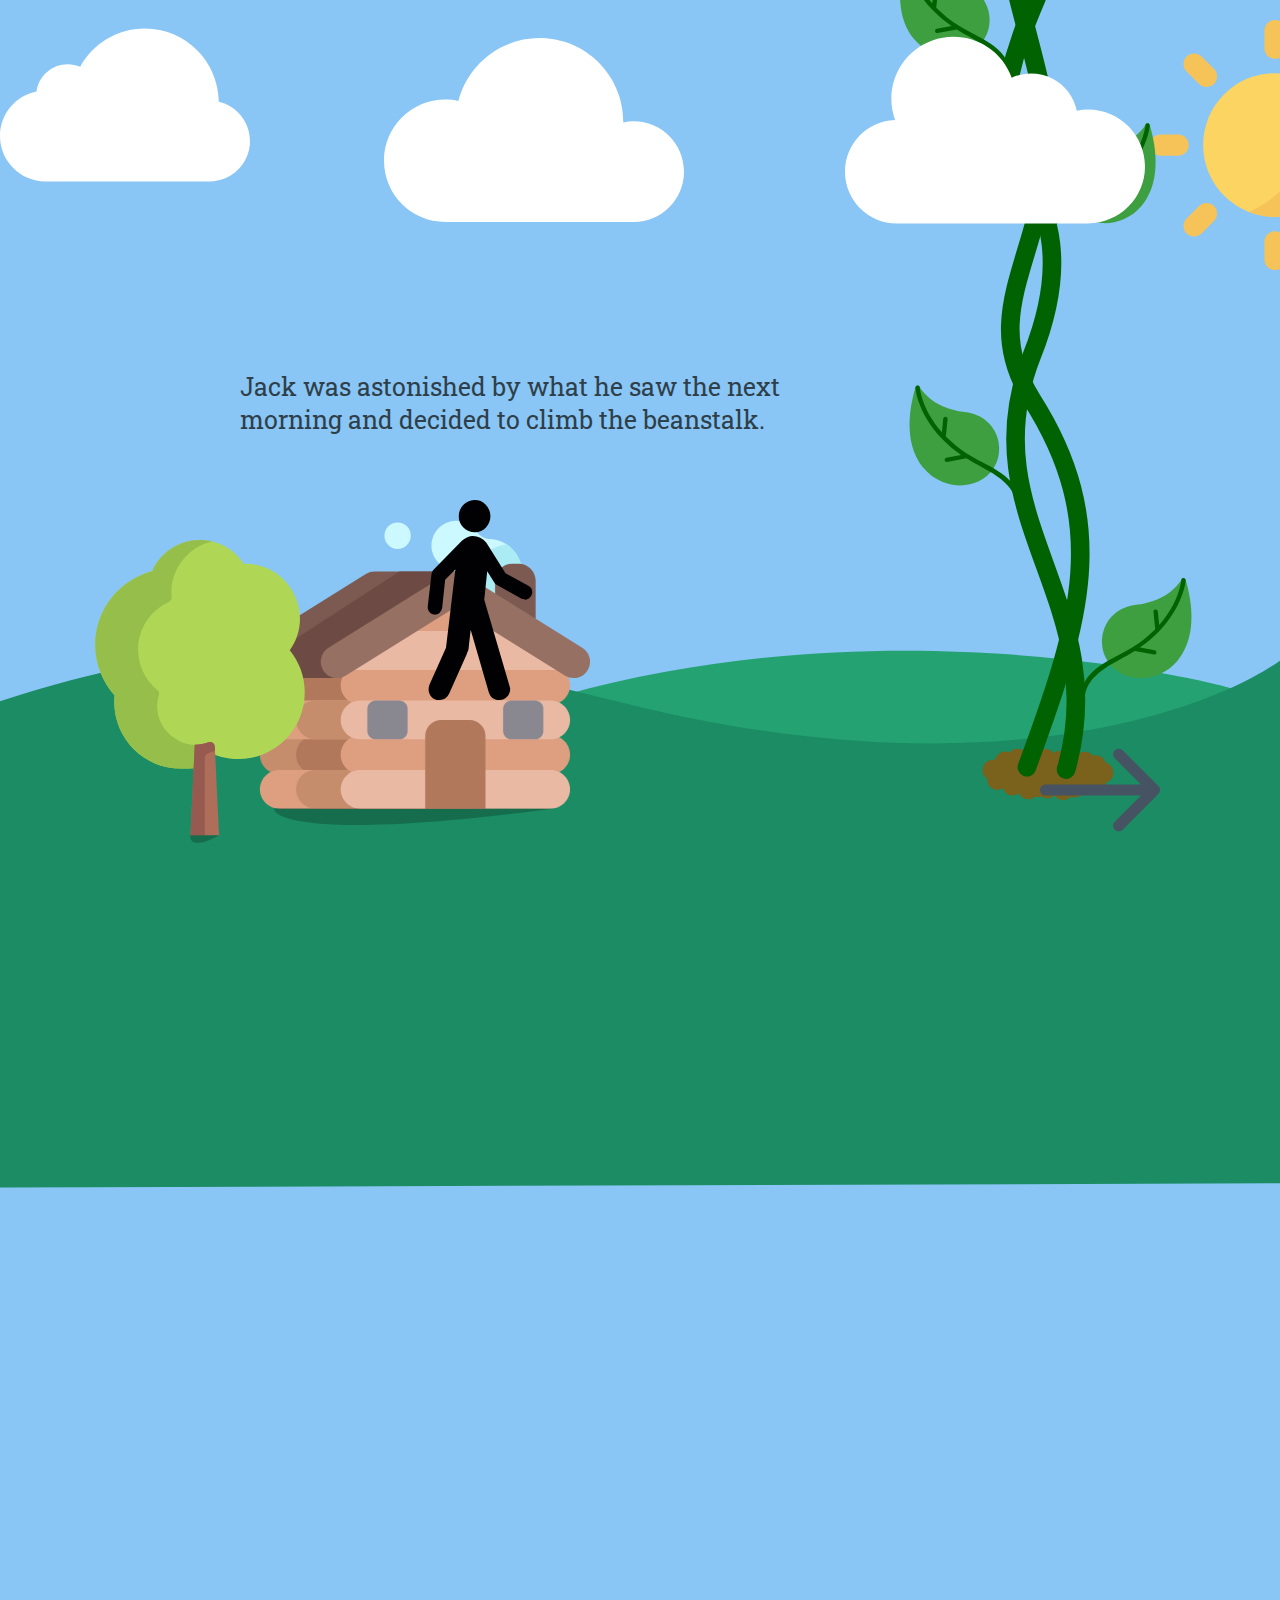
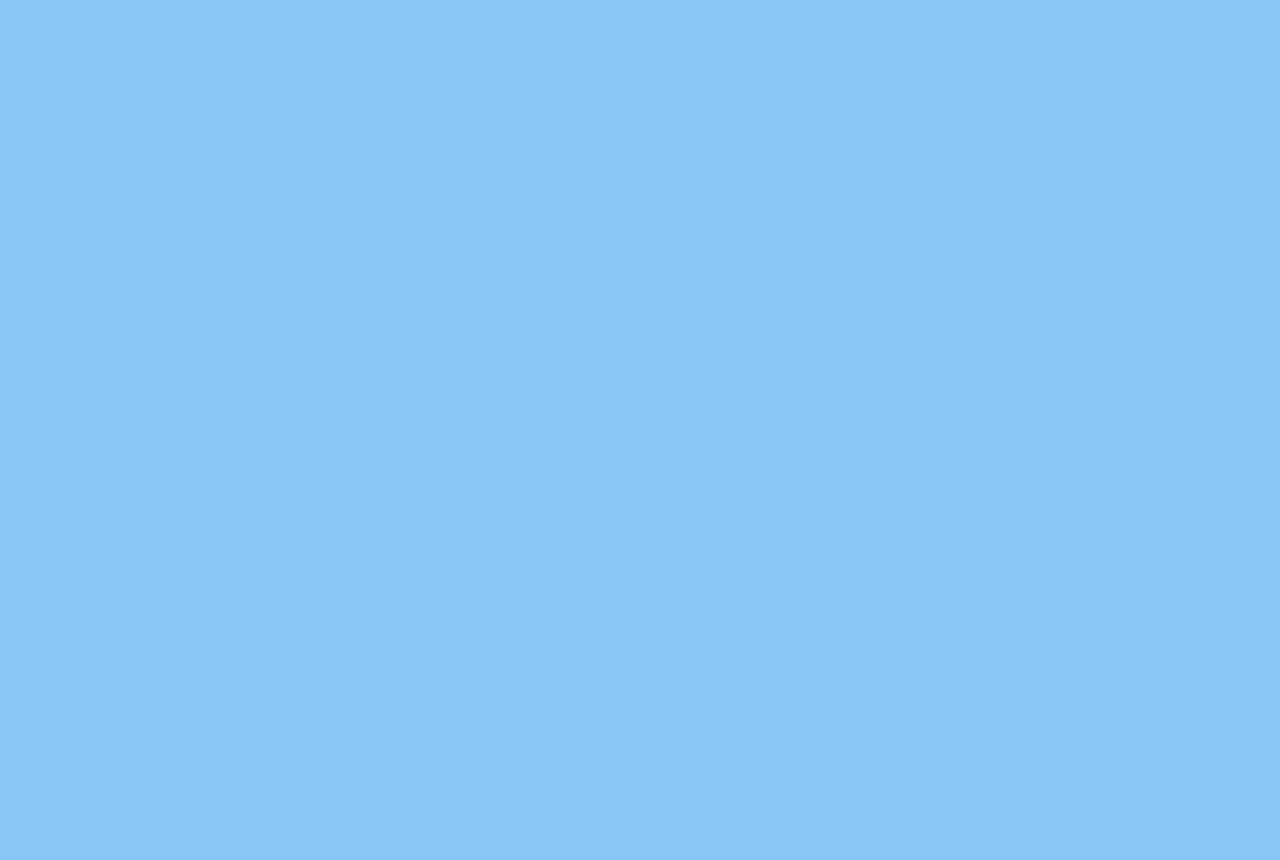
<file: beanClimb.html>
<html>
  <head>
    <title>Jack and the Beanstalk</title>
    <link rel="stylesheet" href="beanClimb.css">
    <link href="https://fonts.googleapis.com/css?family=Roboto+Slab" rel="stylesheet">
    <script>
      function id(x) {
        return document.getElementById(x);
      }
      function nex() {
        document.getElementsByTagName('body')[0].style = "animation:colfade 1s ease-in-out both;";
        setTimeout(()=>{location.href="cloudCastle.html"}, 1000);
      }
      setTimeout(()=>{id('beansCont').style = "display:block;"}, 12000);
      setTimeout(()=>{id('jack').src = "images/standing-up-man-.svg"}, 5000);
      setTimeout(()=>{id('jack').src = "images/jackWalking.svg"}, 6000);
      setTimeout(()=>{id('jack').src = "images/jackClimbing.svg"}, 9000);
    </script>
  </head>
  <body>

    <div id="cloudcont1">
      <img id="cloud1" src="images/cloud1.svg">
      <img id="cloud2" src="images/cloud2.svg">
      <img id="cloud3" src="images/cloud3.svg">
    </div>
    <div id="cloudcont2">
      <img id="cloud1" src="images/cloud1.svg">
      <img id="cloud2" src="images/cloud2.svg">
      <img id="cloud3" src="images/cloud3.svg">
    </div>

    <img id="tree" src="images/tree.svg">
    <img id="cabin" src="images/cabin.svg">

    <img id="frontmount" src="images/frontmount.svg">
    <img id="backmount" src="images/backmount.svg">
    <img id="sun" src="images/sun.svg">
    <img id="arrow" onclick="nex()" src="images/arrow-pointing-to-right.svg">
    <img id="beanstalk" src="images/beanstalk.svg">
    <img id="jack" src="images/jackWalking.svg">
    <div id="text1">Jack was astonished by what he saw the next<br>morning and decided to climb the beanstalk.</div>

  </body>
</html>
</file>
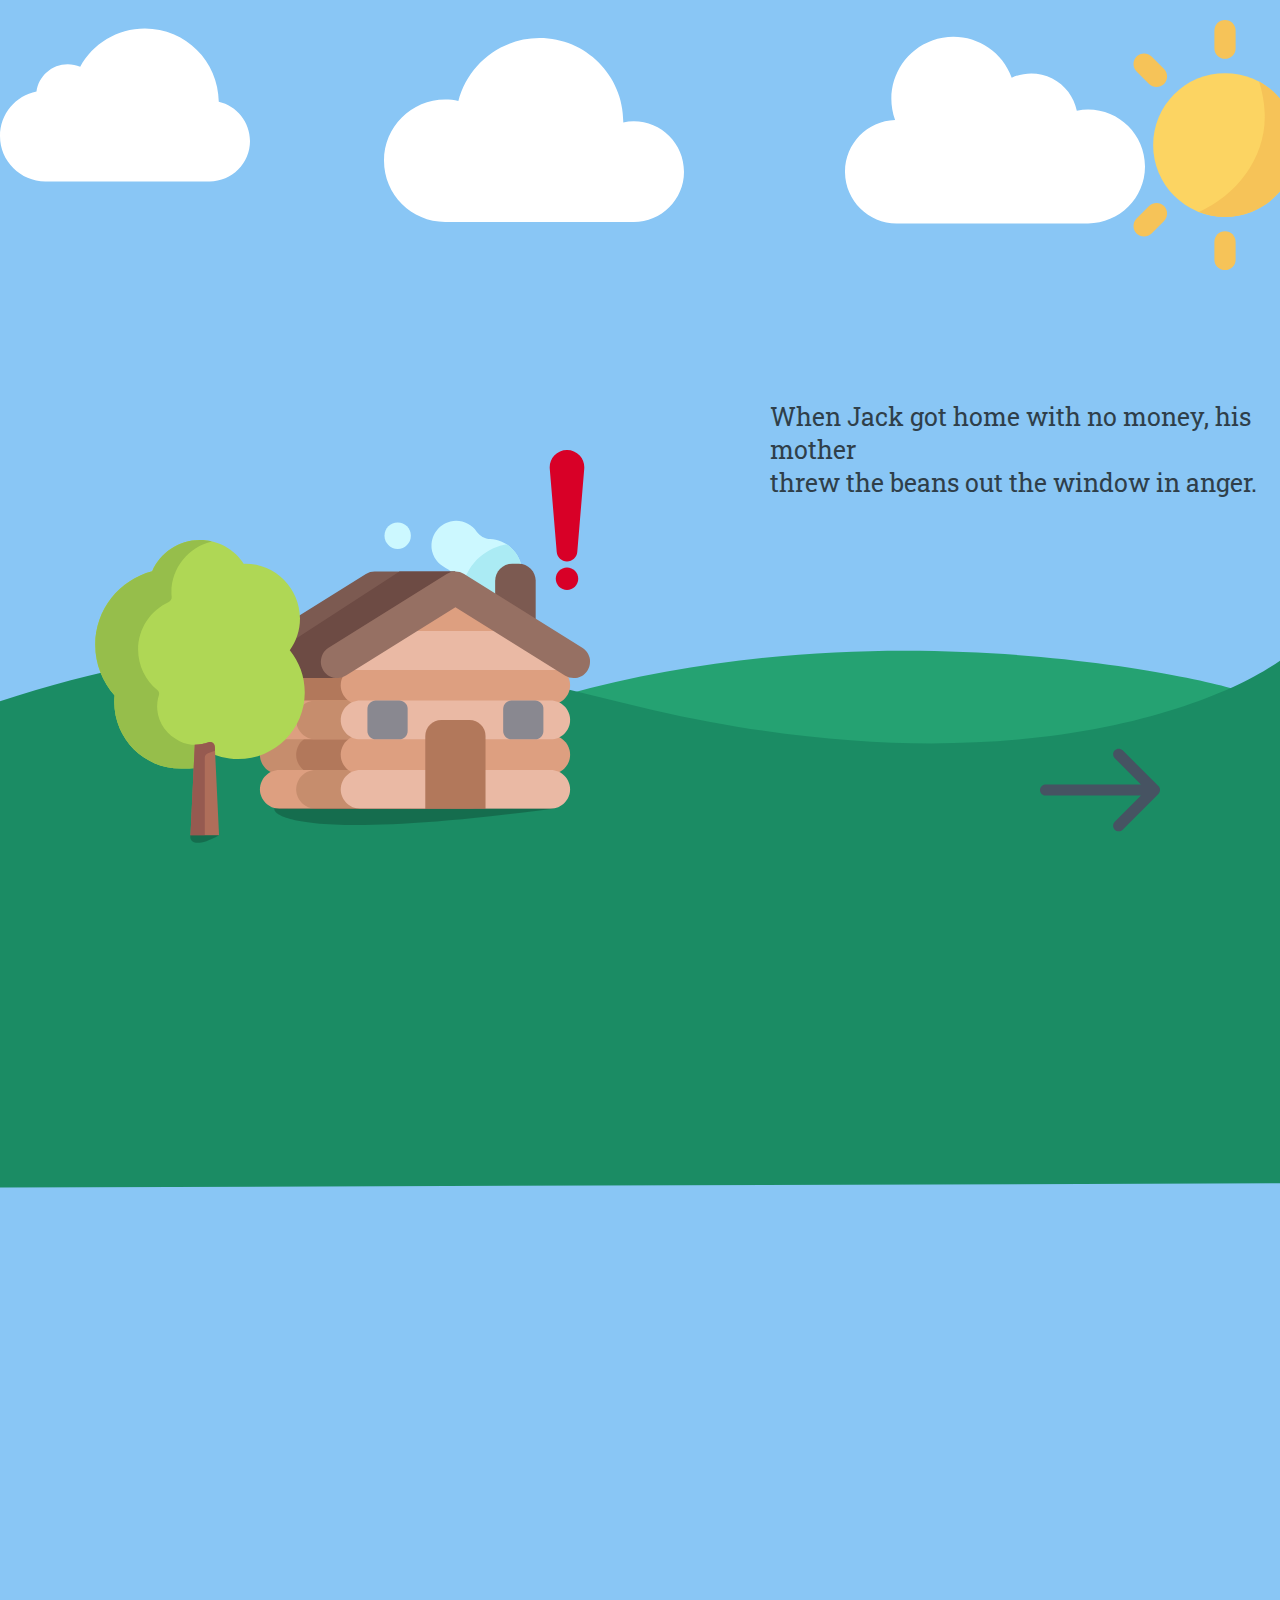
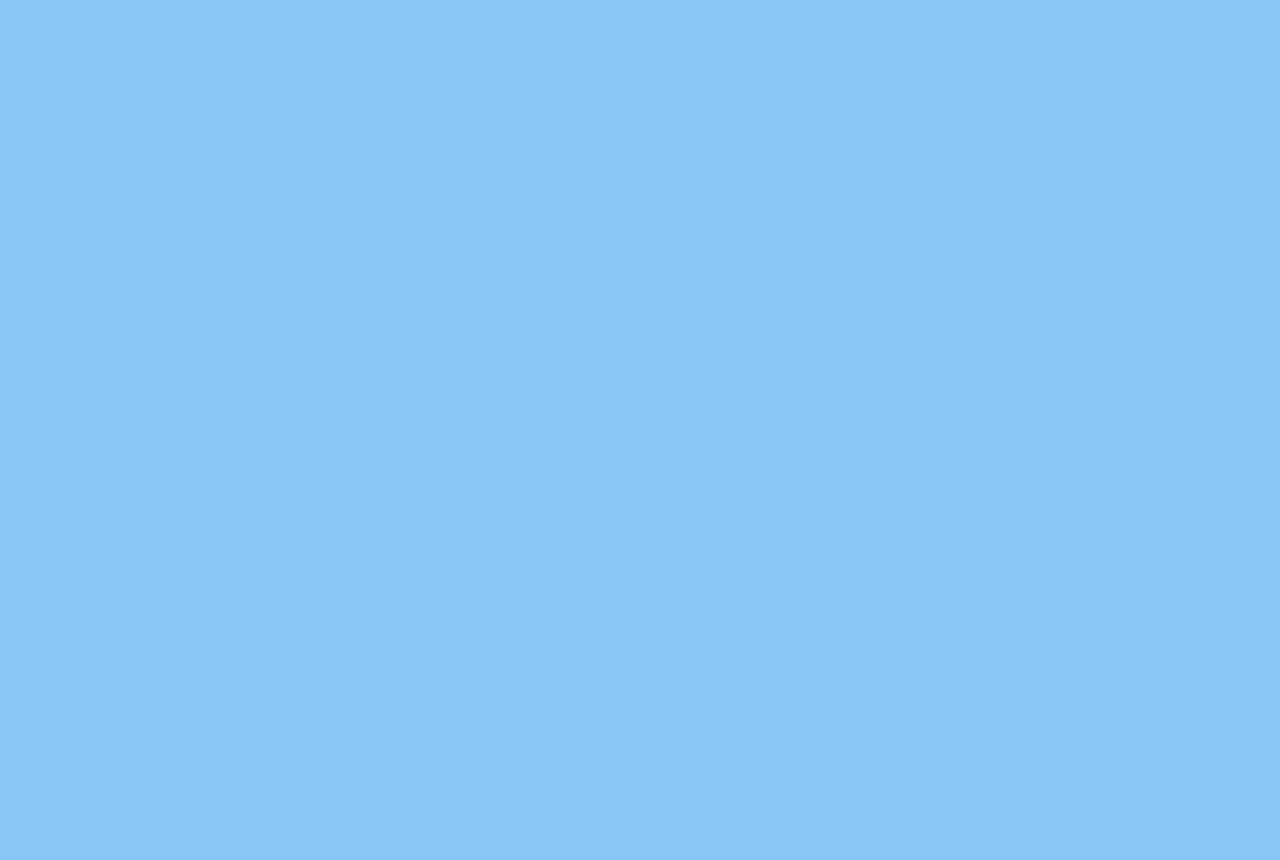
<file: beanThrow.html>
<html>
  <head>
    <title>Jack and the Beanstalk</title>
    <link rel="stylesheet" href="beanThrow.css">
    <link href="https://fonts.googleapis.com/css?family=Roboto+Slab" rel="stylesheet">
    <script>
      function id(x) {
        return document.getElementById(x);
      }
      function nex() {
        document.getElementsByTagName('body')[0].style = "animation:colfade 1s ease-in-out both;";
        setTimeout(()=>{location.href="hillsAndHouseNight.html"}, 1000);
      }
      setTimeout(()=>{id('beansCont').style = "display:block;"}, 12000);
    </script>
  </head>
  <body>

    <div id="cloudcont1">
      <img id="cloud1" src="images/cloud1.svg">
      <img id="cloud2" src="images/cloud2.svg">
      <img id="cloud3" src="images/cloud3.svg">
    </div>
    <div id="cloudcont2">
      <img id="cloud1" src="images/cloud1.svg">
      <img id="cloud2" src="images/cloud2.svg">
      <img id="cloud3" src="images/cloud3.svg">
    </div>

    <img id="tree" src="images/tree.svg">
    <img id="cabin" src="images/cabin.svg">

    <img id="frontmount" src="images/frontmount.svg">
    <img id="backmount" src="images/backmount.svg">
    <img id="sun" src="images/sun.svg">
    <img id="exMark" src="images/exMark.svg">
    <img id="arrow" onclick="nex()" src="images/arrow-pointing-to-right.svg">
    <div id="jackCont">
      <img id="jack" src="images/jackWalking.svg">
    </div>
    <div id="beansCont">
      <div id="beans">
        <div id="bean1"></div>
        <div id="bean2"></div>
        <div id="bean3"></div>
      </div>
    </div>
    <div id="text1" class="text">When Jack got home with no money, his mother<br> threw the beans out the window in anger.</div>

  </body>
</html>
</file>
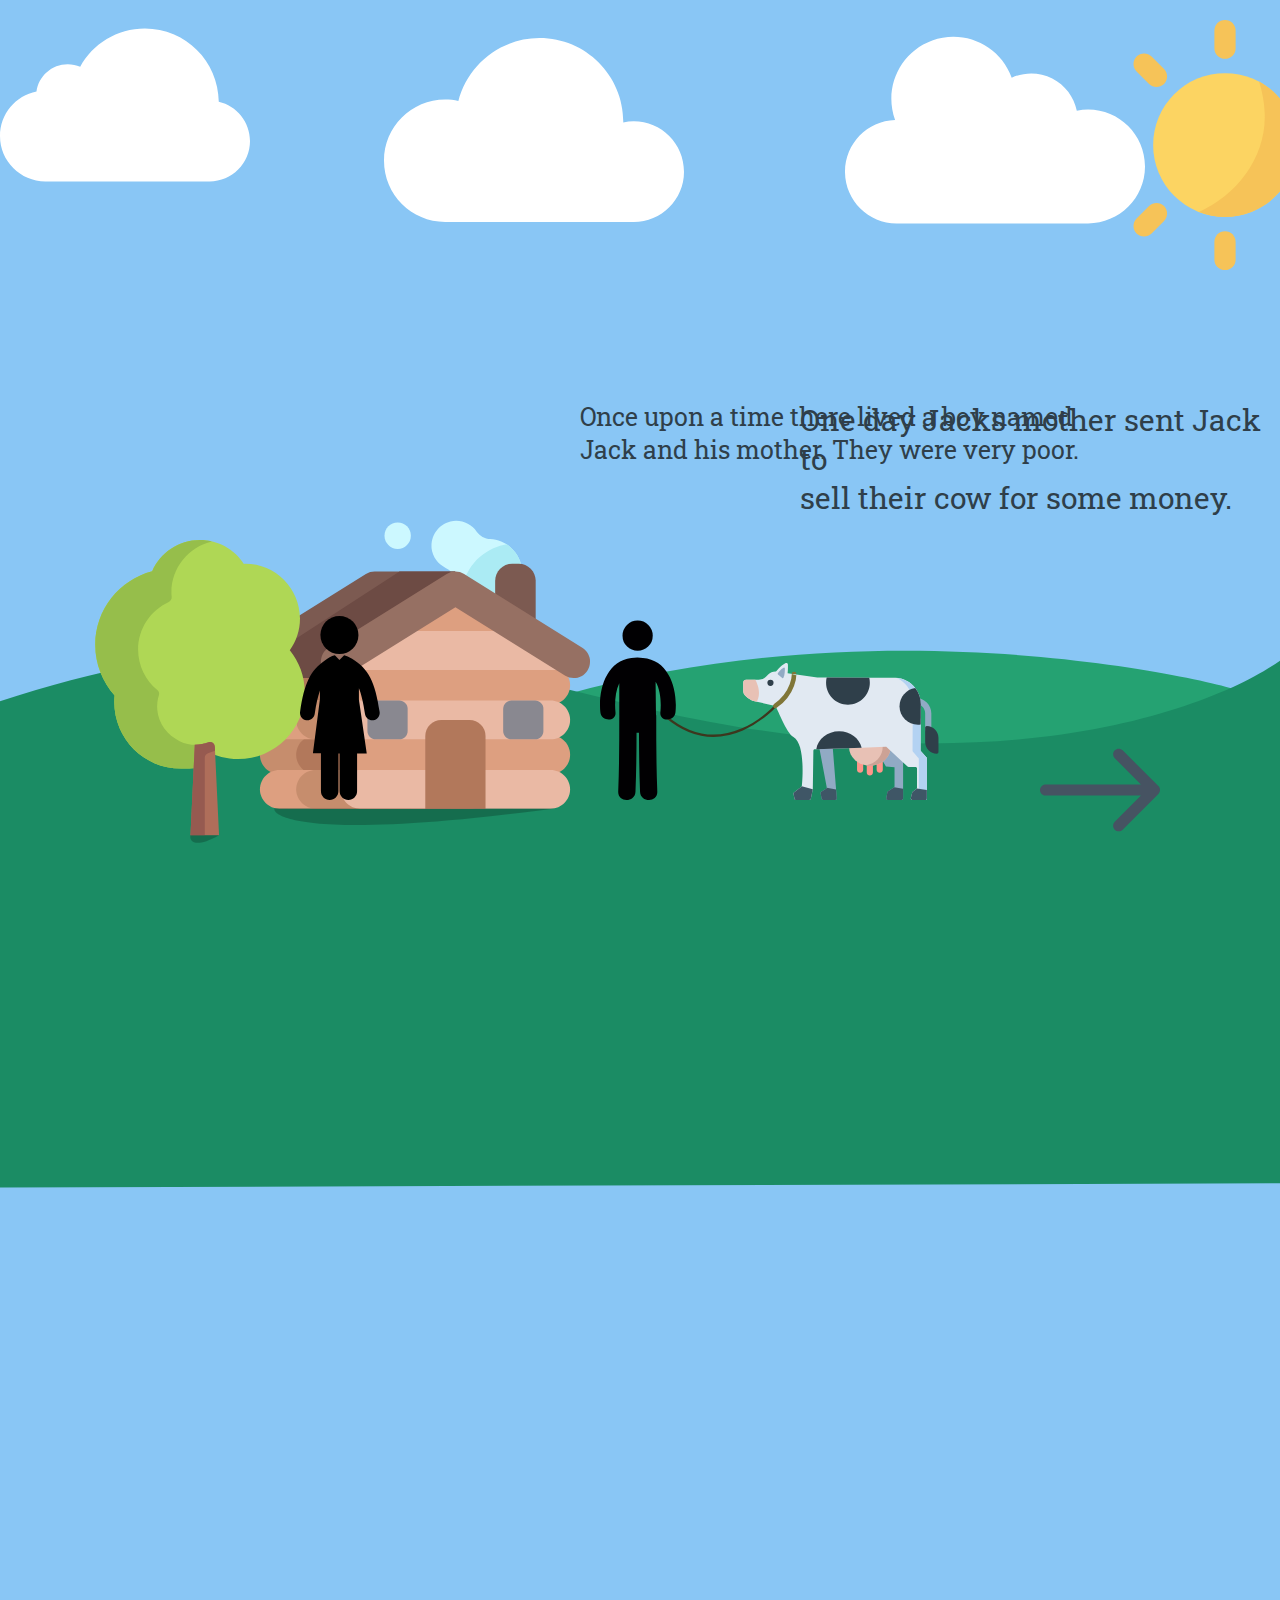
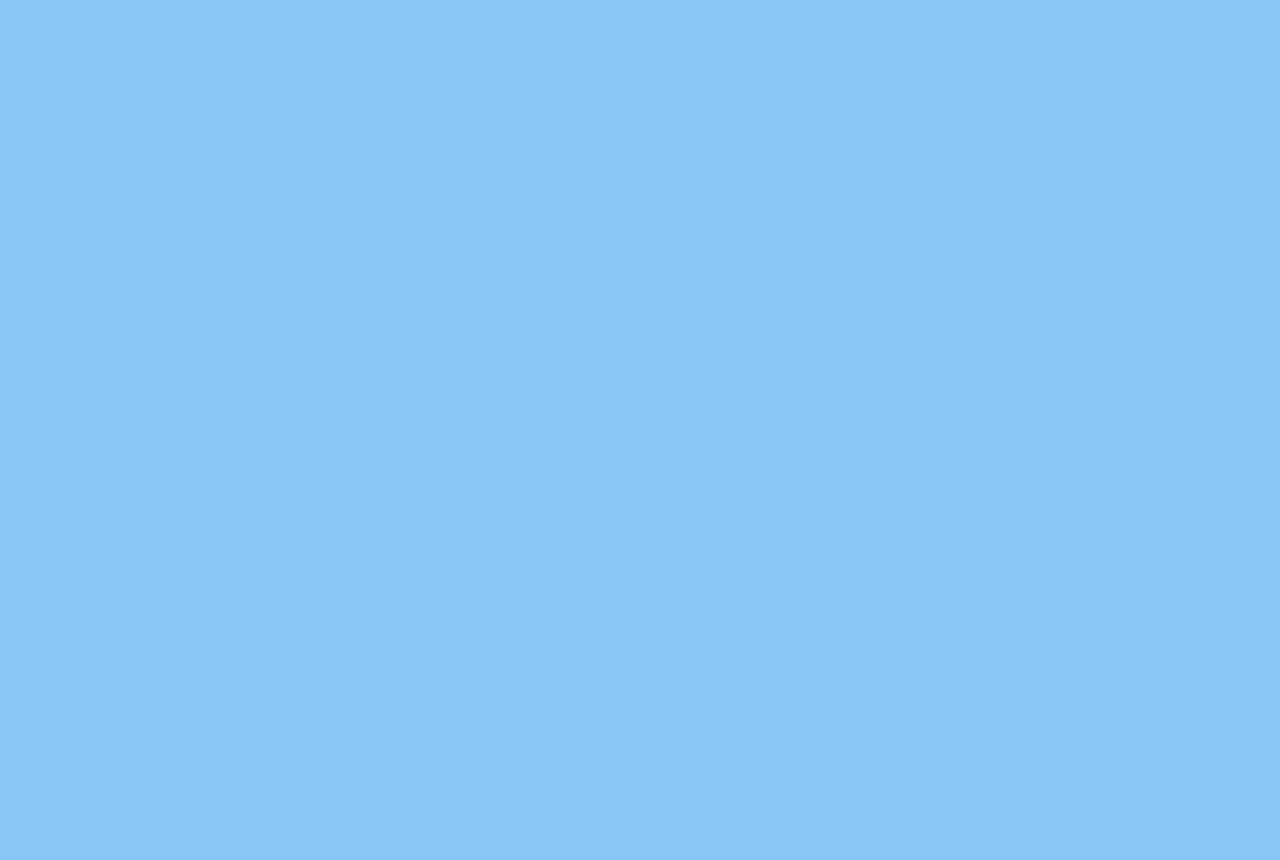
<file: hillsAndHouse.html>
<html>
  <head>
    <title>Jack and the Beanstalk</title>
    <link rel="stylesheet" href="hillsAndHouse.css">
    <link href="https://fonts.googleapis.com/css?family=Roboto+Slab" rel="stylesheet">
    <script>
      function id(x) {
        return document.getElementById(x);
      }
      function nex() {
        document.getElementsByTagName('body')[0].style = "animation:fadeout 1s ease-in-out both;";
        setTimeout(()=>{location.href="market.html"}, 1000);
      }
      setTimeout(()=>{id('jackAndCow').src="images/jackAndCow.svg"}, 16000);
    </script>
  </head>
  <body>

    <div id="cloudcont1">
      <img id="cloud1" src="images/cloud1.svg">
      <img id="cloud2" src="images/cloud2.svg">
      <img id="cloud3" src="images/cloud3.svg">
    </div>
    <div id="cloudcont2">
      <img id="cloud1" src="images/cloud1.svg">
      <img id="cloud2" src="images/cloud2.svg">
      <img id="cloud3" src="images/cloud3.svg">
    </div>

    <img id="tree" src="images/tree.svg">
    <img id="cabin" src="images/cabin.svg">

    <img id="frontmount" src="images/frontmount.svg">
    <img id="backmount" src="images/backmount.svg">
    <img id="sun" src="images/sun.svg">
    <img id="arrow" onclick="nex()" src="images/arrow-pointing-to-right.svg">
    <img id="jackAndCow" src="images/jackAndCow1.svg">
    <img id="jackMom" src="images/JackMom.svg">
    <div id="text1" class="text">Once upon a time there lived a boy named<br> Jack and his mother. They were very poor.</div>
    <div id="text2" class="text">One day Jacks mother sent Jack to<br> sell their cow for some money.</div>

  </body>
</html>
</file>
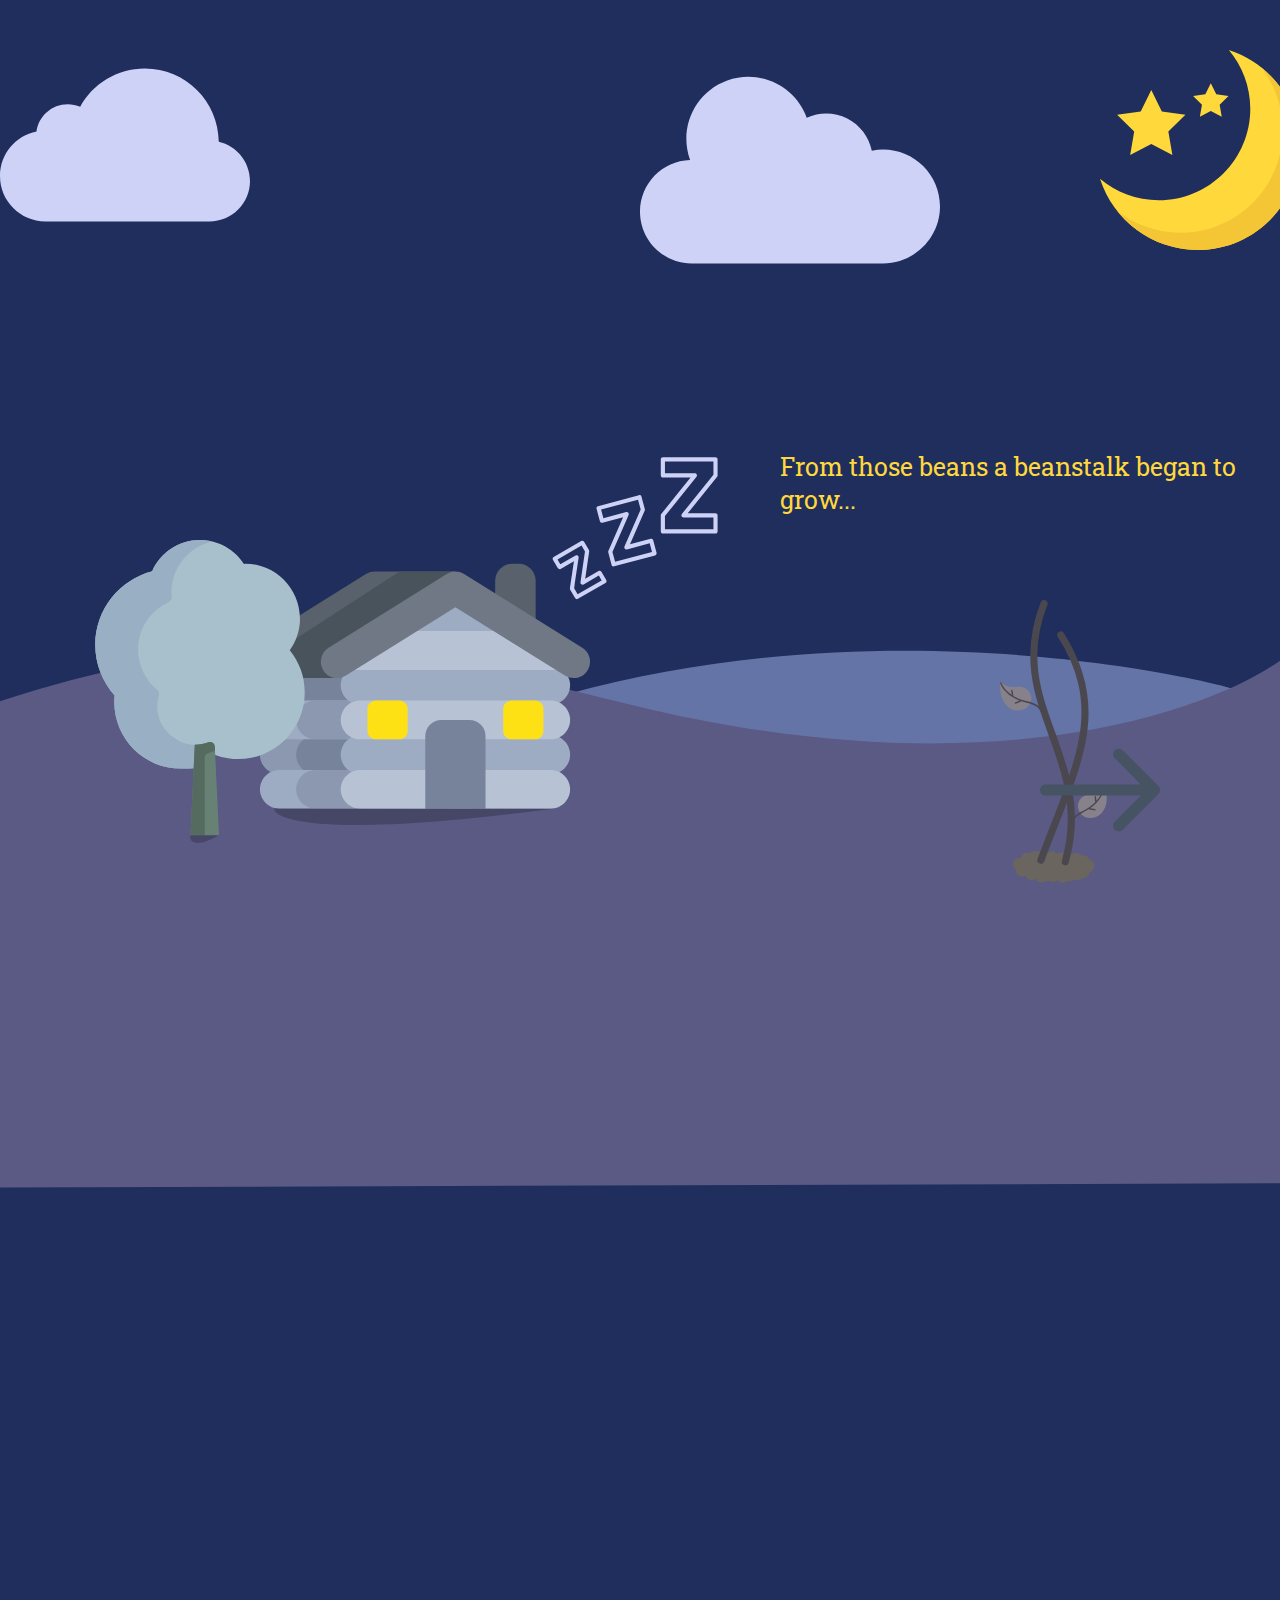
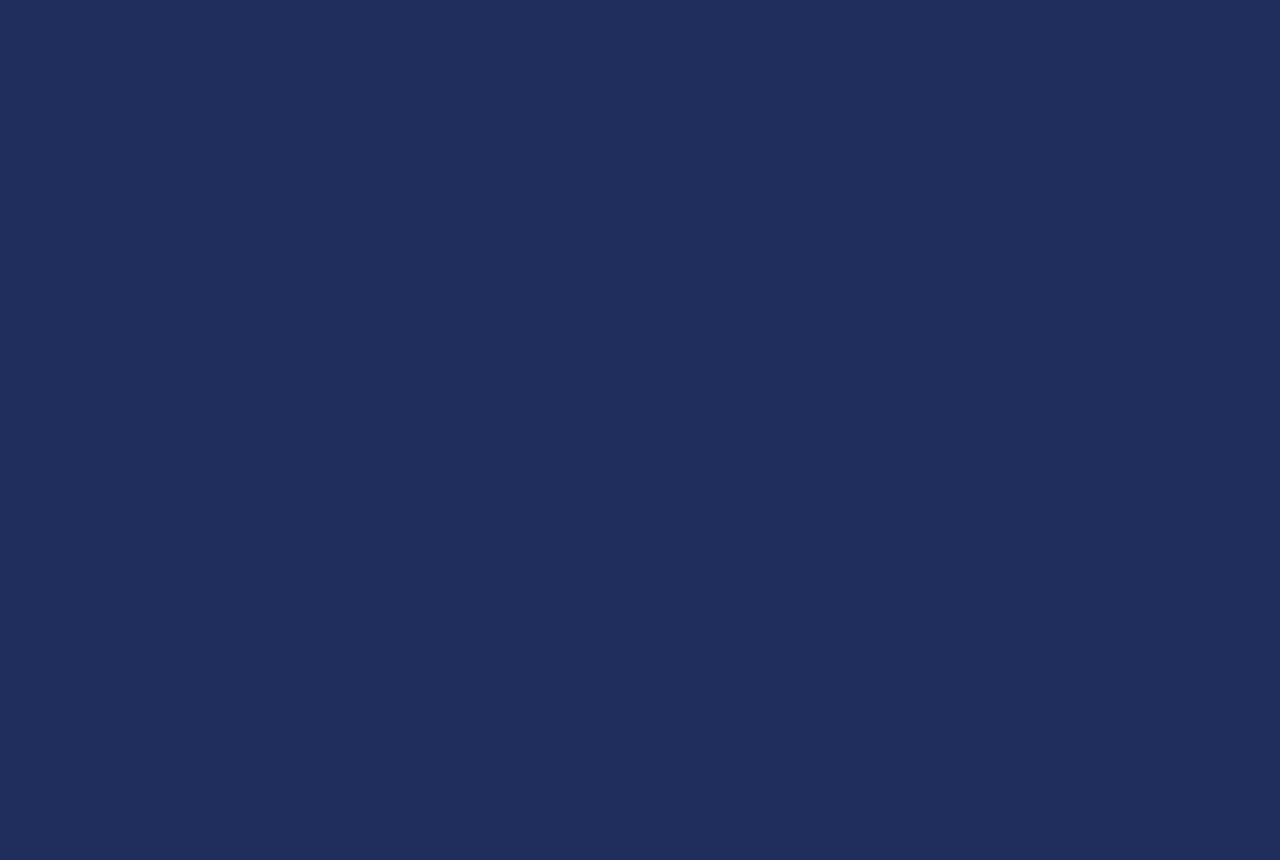
<file: hillsAndHouseNight.html>
<html>
  <head>
    <title>Jack and the Beanstalk</title>
    <link rel="stylesheet" href="hillsAndHouseNight.css">
    <link href="https://fonts.googleapis.com/css?family=Roboto+Slab" rel="stylesheet">
    <script>
      function id(x) {
        return document.getElementById(x);
      }
      function nex() {
        document.getElementsByTagName('body')[0].style = "animation:colfade 1s ease-in-out both;";
        setTimeout(()=>{location.href = "beanClimb.html"}, 1000);
      }
    </script>
  </head>
  <body>

    <div id="cloudcont1">
      <img id="cloud1" src="images/nightcloud1.svg">
      <img id="cloud3" src="images/nightcloud3.svg">
    </div>
    <div id="cloudcont2">
      <img id="cloud1" src="images/nightcloud1.svg">
      <img id="cloud3" src="images/nightcloud3.svg">
    </div>

    <div id="cabcont">
      <img id="tree" src="images/nighttree.svg">
      <img id="cabin" src="images/nightCabin.svg">
    </div>

    <img id="frontmount" src="images/nightfrontmount.svg">
    <img id="backmount" src="images/nightbackmount.svg">
    <img id="moon" src="images/moon.svg">
    <img id="beanstalk" src="images/babyBeanstalkNIght.svg">
    <img id="arrow" onclick="nex()" src="images/arrow-pointing-to-right.svg">    
    <div id=text>From those beans a beanstalk began to grow...</div>

    <svg
      id="zzz"
      xmlns:dc="http://purl.org/dc/elements/1.1/"
      xmlns:cc="http://creativecommons.org/ns#"
      xmlns:rdf="http://www.w3.org/1999/02/22-rdf-syntax-ns#"
      xmlns:svg="http://www.w3.org/2000/svg"
      xmlns="http://www.w3.org/2000/svg"
      xmlns:sodipodi="http://sodipodi.sourceforge.net/DTD/sodipodi-0.dtd"
      xmlns:inkscape="http://www.inkscape.org/namespaces/inkscape"
      version="1.1"
      id="Capa_1"
      x="0px"
      y="0px"
      viewBox="0 0 512.002 512.002"
      style="enable-background:new 0 0 512.002 512.002;"
      xml:space="preserve"
      sodipodi:docname="zzz.svg"
      inkscape:version="0.92.3 (2405546, 2018-03-11)"><metadata
      id="metadata6063"><rdf:RDF><cc:Work
          rdf:about=""><dc:format>image/svg+xml</dc:format><dc:type
            rdf:resource="http://purl.org/dc/dcmitype/StillImage" /></cc:Work></rdf:RDF></metadata><defs
      id="defs6061" /><sodipodi:namedview
      pagecolor="#ffffff"
      bordercolor="#666666"
      borderopacity="1"
      objecttolerance="10"
      gridtolerance="10"
      guidetolerance="10"
      inkscape:pageopacity="0"
      inkscape:pageshadow="2"
      inkscape:window-width="3008"
      inkscape:window-height="1880"
      id="namedview6059"
      showgrid="false"
      inkscape:zoom="2.1613713"
      inkscape:cx="415.58214"
      inkscape:cy="338.54057"
      inkscape:window-x="-13"
      inkscape:window-y="-13"
      inkscape:window-maximized="1"
      inkscape:current-layer="Capa_1" />
    <g
      id="g6044"
      transform="matrix(0.8344909,0,0,0.8344909,7.8654071,37.013704)"
      style="fill:#ced2f6;fill-opacity:1">
      <g
      id="g6042"
      style="fill:#ced2f6;fill-opacity:1">
        <path
      d="m 193.588,443.25 -17.5,-30.31 c -2.07,-3.588 -6.659,-4.816 -10.245,-2.745 l -48.195,27.825 14.366,-98.187 c 0.244,-1.67 -0.082,-3.374 -0.926,-4.836 l -17.5,-30.311 c -2.07,-3.588 -6.659,-4.816 -10.245,-2.745 l -99.593,57.5 c -1.723,0.994 -2.979,2.633 -3.494,4.554 -0.515,1.921 -0.246,3.969 0.749,5.691 l 17.5,30.311 c 0.994,1.723 2.633,2.98 4.554,3.494 1.921,0.514 3.969,0.246 5.691,-0.749 l 48.195,-27.826 c -4.534,30.989 -14.366,98.187 -14.366,98.187 -0.244,1.67 0.082,3.374 0.926,4.836 l 17.5,30.311 c 1.389,2.406 3.91,3.751 6.502,3.751 1.272,0 2.563,-0.324 3.743,-1.006 l 99.593,-57.5 c 1.723,-0.994 2.979,-2.633 3.494,-4.554 0.516,-1.921 0.246,-3.969 -0.749,-5.691 z M 90.246,494.256 77.799,472.697 C 94.11,361.216 94.109,361.22 94.109,360.678 c 0,-2.679 -1.43,-5.156 -3.75,-6.495 -2.32,-1.34 -5.18,-1.34 -7.5,0 l -55.113,31.82 -10,-17.321 86.603,-50 12.447,21.559 -16.231,110.933 c -0.416,2.845 0.83,5.677 3.209,7.292 2.381,1.615 5.473,1.727 7.962,0.289 l 55.113,-31.82 10,17.321 z"
      id="z1"
      inkscape:connector-curvature="0"
      style="fill:#ced2f6;fill-opacity:1" />
      </g>
    </g>
    <g
      id="g6050"
      transform="matrix(0.8344909,0,0,0.8344909,37.350401,37.013704)"
      style="fill:#ced2f6;fill-opacity:1">
      <g
      id="g6048"
      style="fill:#ced2f6;fill-opacity:1">
        <path
      d="m 339.844,344.838 -12.165,-45.396 c -0.515,-1.921 -1.771,-3.559 -3.494,-4.554 -1.724,-0.995 -3.771,-1.264 -5.691,-0.749 l -74.529,19.97 53.317,-121.765 c 0.683,-1.56 0.815,-3.305 0.374,-4.949 l -12.164,-45.398 c -0.515,-1.921 -1.771,-3.559 -3.494,-4.554 -1.724,-0.995 -3.77,-1.264 -5.691,-0.749 L 128.52,176.293 c -1.921,0.515 -3.56,1.772 -4.554,3.494 -0.995,1.723 -1.264,3.77 -0.749,5.691 l 12.165,45.398 c 1.071,4.001 5.183,6.376 9.186,5.303 l 74.528,-19.97 -53.317,121.764 c -0.683,1.56 -0.815,3.305 -0.374,4.949 l 12.165,45.398 c 0.897,3.351 3.928,5.561 7.239,5.561 0.643,0 1.296,-0.083 1.946,-0.258 l 147.786,-39.599 c 4.001,-1.072 6.375,-5.185 5.303,-9.186 z m -149.728,32.358 -9.543,-35.614 58.521,-133.646 c 1.156,-2.641 0.697,-5.71 -1.182,-7.897 -1.881,-2.187 -4.847,-3.102 -7.63,-2.356 l -82.354,22.066 -8.282,-30.91 133.298,-35.717 9.543,35.614 -58.521,133.646 c -1.156,2.641 -0.697,5.71 1.182,7.897 1.88,2.186 4.846,3.102 7.63,2.356 l 82.354,-22.067 8.282,30.91 z"
      id="z2"
      inkscape:connector-curvature="0"
      style="fill:#ced2f6;fill-opacity:1" />
      </g>
    </g>
    <g
      id="g6056"
      transform="matrix(0.8344909,0,0,0.8344909,77.482741,37.013704)"
      style="fill:#ced2f6;fill-opacity:1">
      <g
      id="g6054"
      style="fill:#ced2f6;fill-opacity:1">
        <path
      d="M 504.502,202.002 H 404.427 L 510.346,70.199 c 1.072,-1.332 1.655,-2.989 1.655,-4.698 v -58 c 0,-4.142 -3.357,-7.5 -7.5,-7.5 h -190 c -4.143,0 -7.5,3.358 -7.5,7.5 v 58 c 0,4.142 3.357,7.5 7.5,7.5 h 99.979 l -57.50507,71.54134 c -2.593,3.23 -2.077,7.95 1.153,10.544 3.23,2.594 7.951,2.077 10.544,-1.153 L 435.968,70.197 c 1.806,-2.25 2.162,-5.337 0.914,-7.938 -1.248,-2.601 -3.877,-4.258 -6.762,-4.258 H 322.001 v -43 h 175 v 47.86 L 382.932,204.803 c -1.809,2.25 -2.165,5.337 -0.918,7.94 1.248,2.603 3.878,4.259 6.764,4.259 h 108.223 v 43 h -175 V 212.14 l 46.767,-58.247 c 2.593,-3.23 2.077,-7.95 -1.153,-10.544 -3.23,-2.594 -7.95,-2.077 -10.544,1.153 l -48.418,60.304 c -1.068,1.332 -1.651,2.988 -1.651,4.696 v 58 c 0,4.142 3.357,7.5 7.5,7.5 h 190 c 4.143,0 7.5,-3.358 7.5,-7.5 v -58 c 0,-4.142 -3.357,-7.5 -7.5,-7.5 z"
      id="z3"
      inkscape:connector-curvature="0"
      sodipodi:nodetypes="sccsssssssccsccssccccccscccccsccsssssss"
      style="fill:#ced2f6;fill-opacity:1" />
      </g>
    </g>
    </svg>

  </body>
</html>
</file>
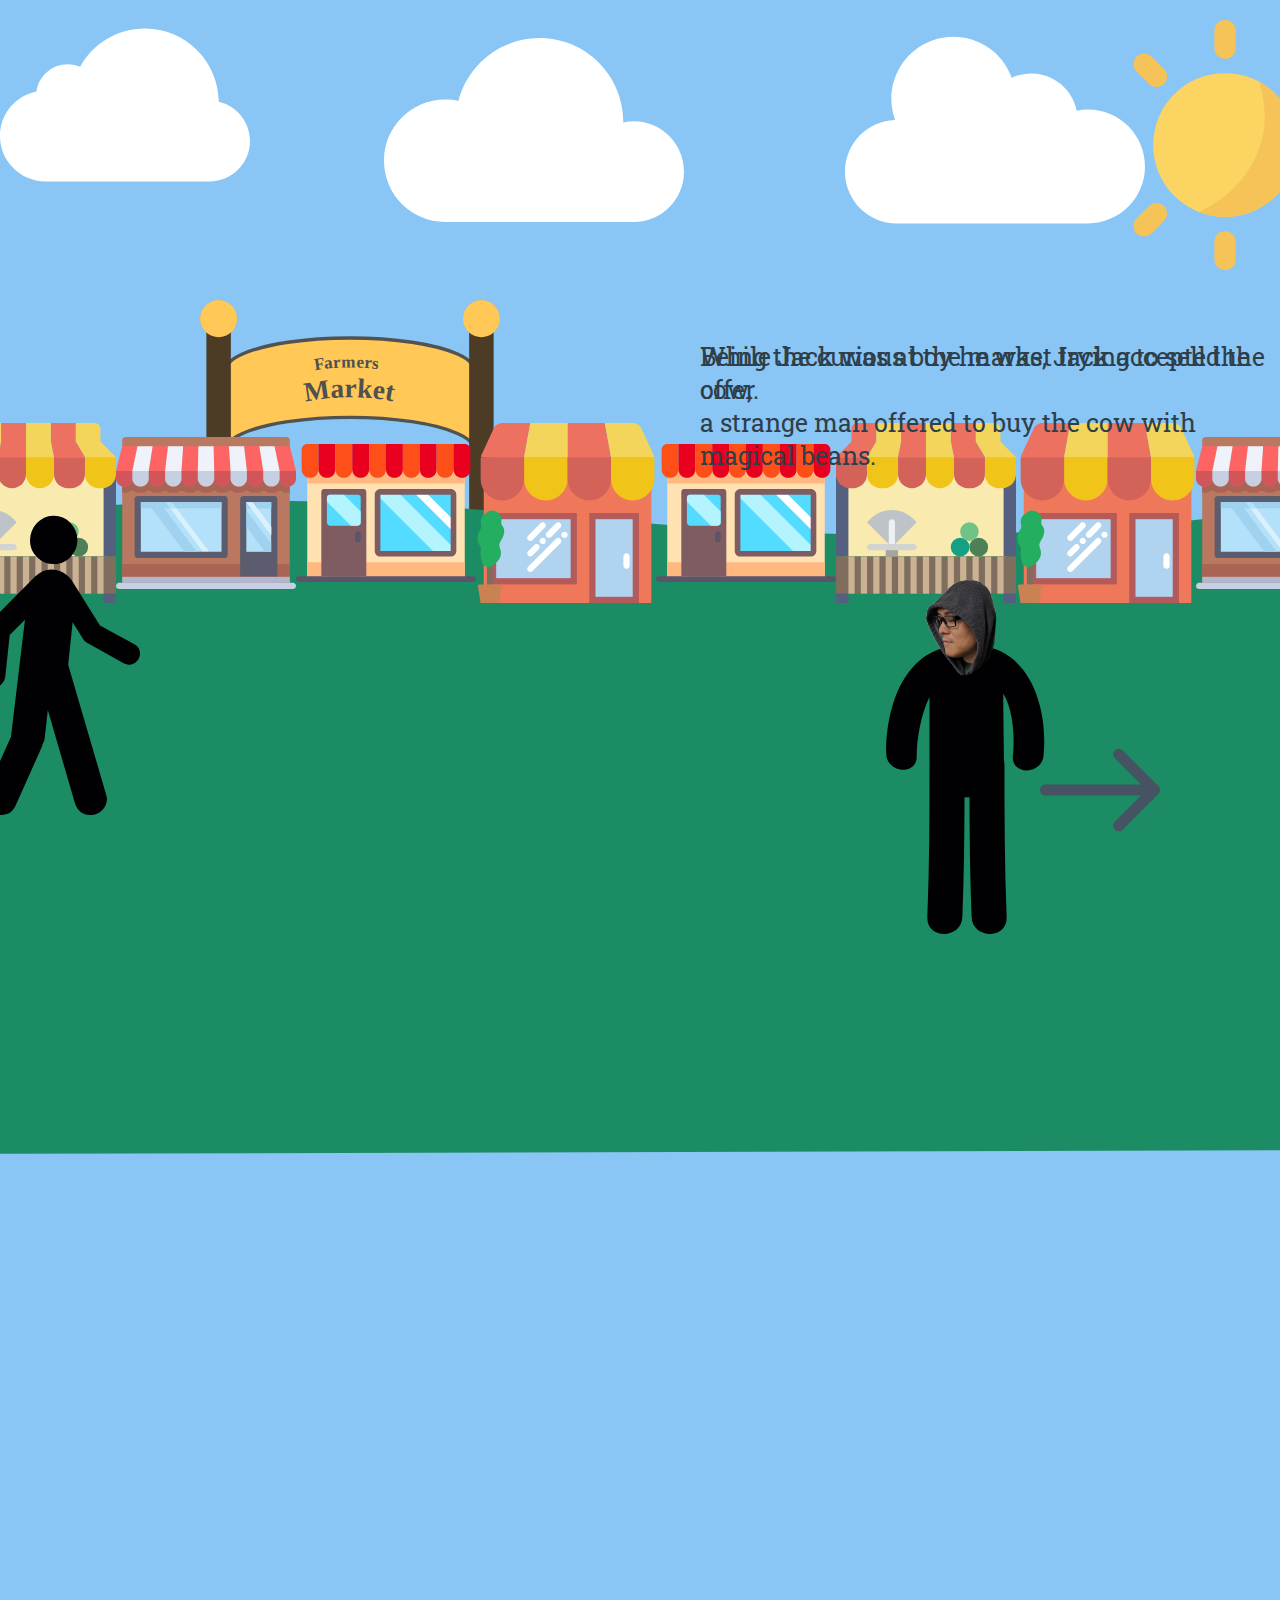
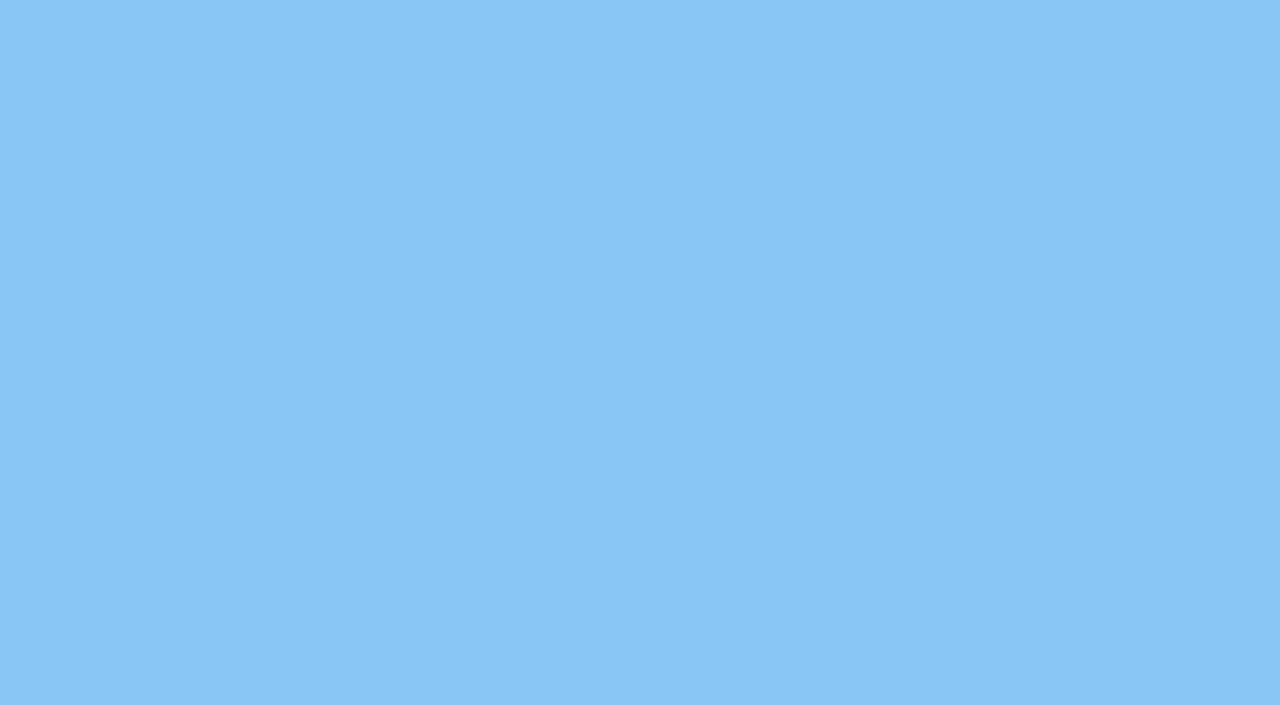
<file: market.html>
<html>
  <head>
    <title>Jack and the Beanstalk</title>
    <link href="https://fonts.googleapis.com/css?family=Roboto+Slab" rel="stylesheet">
    <link rel="stylesheet" href="market.css">
    <script>
      function id(x) {
        return document.getElementById(x);
      }
      function nex() {
        document.getElementsByTagName('body')[0].style = "animation:fadeout 1s ease-in-out both;";
        setTimeout(()=>{location.href = "beanThrow.html"}, 1000);
      }
      setTimeout(()=>{id('jackAndCow').src = "images/jackAndCow1back.svg"}, 5000);
      setTimeout(()=>{
        id('beanMan').src = "images/beanManReach.svg"; // this doesnt happen in website version ?????
        id('jackAndCow').src = "images/jackAndCow1reach.svg";
      }, 7000);
      setTimeout(()=>{id('beans').style = "display:block;"}, 7100);
      setTimeout(()=>{id('beanMan').src = "images/beanMan.svg"}, 8000)
    </script>
  </head>
  <body>

    <img id="sun" src="images/sun.svg">
    <div id="cloudcont1">
        <img id="cloud1" src="images/cloud1.svg">
        <img id="cloud2" src="images/cloud2.svg">
        <img id="cloud3" src="images/cloud3.svg">
      </div>
      <div id="cloudcont2">
        <img id="cloud1" src="images/cloud1.svg">
        <img id="cloud2" src="images/cloud2.svg">
        <img id="cloud3" src="images/cloud3.svg">
      </div>

      <div id="boothcont">
        <img src="images/grocery.svg">
        <img src="images/online-store.svg">
        <img src="images/store.svg">
        <img src="images/store (1).svg">
        <img src="images/store.svg">
        <img src="images/grocery.svg">
        <img src="images/store (1).svg">
        <img src="images/online-store.svg">
        <img src="images/store.svg">
      </div>
      <img id="ground" src="images/marketHill.svg">
      <img id="beanMan" src="images/beanMan.svg">
      <img id="marketSign" src="images/marketSign.svg">
      <img id="arrow" onclick="nex()" src="images/arrow-pointing-to-right.svg">
      <img id="jackAndCow" src="images/jackAndCow.svg">
      <div id="beans">
        <div id="bean1"></div>
        <div id="bean2"></div>
        <div id="bean3"></div>
      </div>
      <div id="text1" class="text">While Jack was at the market trying to sell the cow,<br> a strange man offered to buy the cow with magical beans.</div>
      <div id="text2" class="text">Being the curious boy he was, Jack accepted the offer.</div>

  </body>
</html>
</file>
<file: beanClimb.css>
body {
  margin:0;
  overflow:hidden;
  background:#89c6f5;
  transform-origin:190px 900px;
  animation:fadein 2s ease-in-out both;
}
@keyframes colfade {
  to {
    opacity:0;
  }
}
@keyframes fadein {
  from {
    opacity:0;
  }
  to {
    opacity:1;
  }
}
@keyframes fadeout {
  from {
    opacity:1;
  }
  to {
    opacity:0;
  }
}
img {
  position:absolute;
}
#frontmount {
  width:100vw;
  top:620px;
  z-index:1;        
}
#backmount {
  width:100vw;
  top:650px;
}
#cloud1 {
  width:250px;
  animation:bob 2s ease-in-out infinite;
}
#cloud2 {
  width:300px;
  left:30vw;
  animation:bob 2s ease-in-out 500ms infinite;
}
#cloud3 {
  width:300px;
  left:66vw;
  animation:bob 2s ease-in-out 1s infinite;        
}
@keyframes bob {
  50% {transform:translateY(5px)}
}
#cloudcont1,#cloudcont2 {
  width:100vw;
  animation:cloudmove 40s linear infinite;
  position:absolute;
  top:-20px;
  z-index:3;
}
@keyframes cloudmove {
  to {transform:translateX(100vw);}
}
#cloudcont2 {
  left:-100vw;
}
#cabin {
  transform:rotateY(180deg);
  width:350px;
  top:490px;
  left:240px;
  z-index:2;
}
#tree {
  width:300px;
  height:500px;
  left:50px;
  top:440px;
  z-index:3;
}
#sun {
  width:250px;
  top:20px;
  left:1150px;
  animation:sunrot 4s ease-in-out infinite; 
}
@keyframes sunrot {
  50% {
    transform:rotate(5deg);
  }
}
#arrow {
  width:120px;
  bottom:50px;
  right:120px;
  z-index:3;
  transition:transform 500ms;
  animation:fadein 500ms ease-in-out 12s both;
}
#arrow:hover {
  transform:scale(1.1);
}
@keyframes fadein {
  from {
    opacity:0;
  }
  to {
    opacity:1;
  }
}
@keyframes fadeout {
  from {
    opacity:1;
  }
  to {
    opacity:0;
  }
}
#jack {
  width:200px;
  bottom:200px;
  left:380px;
  z-index:2;
  animation:walk 3s linear 2s both, climb 10s linear 6s forwards;
}
@keyframes climb {
  0% {
    transform:translate(300px, 120px);
  }
  30% {
    transform:translate(590px, 120px);
  }
  100% {
    transform:translate(590px, -100vh);
  }
}
@keyframes walk {
  0% {
    transform:translate(0, 0);
    opacity:0;
  }
  10% {
    opacity:1;
  }
  100% {
    transform:translate(300px, 120px);
    opacity:1;
  }
}
#text1 {
  color:#2f3f4a;
  font-family:'Roboto Slab', serif;
  position:absolute;
  font-size:25px;
  top:370px;
  left:240px;
  animation:fadein 2s ease-in-out 4s both, fadeout 2s ease-in-out 12s forwards;
}
@keyframes rot {
  0% {
    transform:scale(0) rotate(30deg);
  }
  20% {
    transform:scale(0.2) rotate(45deg);
  }
  40% {
    transform:scale(0.4) rotate(30deg);  
  }
  60% {
    transform:scale(0.6) rotate(45deg);
  }
  80% {
    transform:scale(0.8) rotate(30deg);
  }
  100% {
    transform:scale(1) rotate(45deg);
  }
}
#beanstalk {
  width:800px;
  left:900px;
  bottom:100px;
  z-index:1;
}
</file>
<file: beanThrow.css>
body {
  margin:0;
  overflow:hidden;
  background:#89c6f5;
  transform-origin:190px 900px;
  animation:fadein 2s ease-in-out both;
}
@keyframes colfade {
  to {
    opacity:0;
    background:hsl(225, 50%, 24%);
  }
}
img {
  position:absolute;
}
#frontmount {
  width:100vw;
  top:620px;
  z-index:1;        
}
#backmount {
  width:100vw;
  top:650px;
}
#cloud1 {
  width:250px;
  animation:bob 2s ease-in-out infinite;
}
#cloud2 {
  width:300px;
  left:30vw;
  animation:bob 2s ease-in-out 500ms infinite;
}
#cloud3 {
  width:300px;
  left:66vw;
  animation:bob 2s ease-in-out 1s infinite;        
}
@keyframes bob {
  50% {transform:translateY(5px)}
}
#cloudcont1,#cloudcont2 {
  width:100vw;
  animation:cloudmove 40s linear infinite;
  position:absolute;
  top:-20px;
  z-index:1;
}
@keyframes cloudmove {
  to {transform:translateX(100vw);}
}
#cloudcont2 {
  left:-100vw;
}
#cabin {
  transform:rotateY(180deg);
  width:350px;
  top:490px;
  left:240px;
  z-index:2;
}
#tree {
  width:300px;
  height:500px;
  left:50px;
  top:440px;
  z-index:3;
}
#sun {
  width:250px;
  top:20px;
  left:1100px;
  animation:sunrot 4s ease-in-out infinite; 
}
@keyframes sunrot {
  50% {
    transform:rotate(5deg);
  }
}
#arrow {
  width:120px;
  bottom:50px;
  right:120px;
  z-index:3;
  transition:transform 500ms;
  animation:fadein 500ms ease-in-out 13s both;
}
#arrow:hover {
  transform:scale(1.1);
}
@keyframes fadein {
  from {
    opacity:0;
  }
  to {
    opacity:1;
  }
}
@keyframes fadeout {
  from {
    opacity:1;
  }
  to {
    opacity:0;
  }
}
#jack {
  width:200px;
  animation:walk 10s ease-in both;
}
@keyframes walk {
  from {
    transform:translateX(0) rotateY(180deg);
  }
  to {
    transform:translateX(-1160px) rotateY(180deg);
  }
}
#jackCont {
  position:absolute;
  bottom:250px;
  right:0;
  z-index:3;
  animation:rise 2s ease-in-out 8s both;
}
@keyframes rise {
  90% {
    opacity:1;
  }
  100% {
    transform:translateY(-110px);
    opacity:0;
  }
}
.text {
  color:#2f3f4a;
  font-family:'Roboto Slab', serif;
  position:absolute;
}
#text1 {
  font-size:25px;
  top:400px;
  left:770px;
  animation:fadein 2s ease-in-out 4s both, fadeout 2s ease-in-out 12s forwards;
}
#exMark {
  width:140px;
  left:497px;
  top:450px;
  transform-origin:50% 95%;
  animation:rot 350ms ease-in-out 11s both, rot 350ms ease-in-out 11350ms reverse forwards;
}
@keyframes rot {
  0% {
    transform:scale(0) rotate(30deg);
  }
  20% {
    transform:scale(0.2) rotate(45deg);
  }
  40% {
    transform:scale(0.4) rotate(30deg);  
  }
  60% {
    transform:scale(0.6) rotate(45deg);
  }
  80% {
    transform:scale(0.8) rotate(30deg);
  }
  100% {
    transform:scale(1) rotate(45deg);
  }
}
#beans {
  width:50px;
  height:50px;
  animation:throwbeans1 1s linear both;
}
@keyframes throwbeans1 {
  to {
    transform:translateX(510px);
  }
}
#beansCont {
  animation:throwbeans2 1s ease-in both; 
  position:absolute;
  z-index:3;
  left:500px;
  top:692px;
  display:none;
}
@keyframes throwbeans2 {
  to {
    transform:translateY(150px);    
  }
}
#beans > * {
  background:wheat;
  position:absolute;
  width:30%;
  height:30%;
}
#bean1 {
  clip-path:circle(20%);
  left:30%;
  top:20%;
}
#bean2 {
  clip-path:circle(35%);
  left:67%;
  top:10%;
}
#bean3 {
  clip-path:circle(26%);
  left:43%;
  top:50%;
}
</file>
<file: hillsAndHouse.css>
body {
  margin:0;
  overflow:hidden;
  background:#89c6f5;
  transform-origin:190px 900px;
  animation:fadein 2s ease-in-out both, zoomout 4s ease-in-out 8s both;
}
@keyframes zoomout {
  from {
    transform:scale(1.4);
  }
  to {
    transform:scale(1);
  }
}
@keyframes fadein {
  from {
    opacity:0;
  }
  to {
    opacity:1;
  }
}
img {
  position:absolute;
}
#frontmount {
  width:100vw;
  top:620px;
  z-index:1;        
}
#backmount {
  width:100vw;
  top:650px;
}
#cloud1 {
  width:250px;
  animation:bob 2s ease-in-out infinite;
}
#cloud2 {
  width:300px;
  left:30vw;
  animation:bob 2s ease-in-out 500ms infinite;
}
#cloud3 {
  width:300px;
  left:66vw;
  animation:bob 2s ease-in-out 1s infinite;        
}
@keyframes bob {
  50% {transform:translateY(5px)}
}
#cloudcont1,#cloudcont2 {
  width:100vw;
  animation:cloudmove 40s linear infinite;
  position:absolute;
  top:-20px;
  z-index:1;
}
@keyframes cloudmove {
  to {transform:translateX(100vw);}
}
#cloudcont2 {
  left:-100vw;
}
#cabin {
  transform:rotateY(180deg);
  width:350px;
  top:490px;
  left:240px;
  z-index:2;
}
#tree {
  width:300px;
  height:500px;
  left:50px;
  top:440px;
  z-index:3;
}
#sun {
  width:250px;
  top:20px;
  left:1100px;
  animation:sunrot 4s ease-in-out infinite; 
}
@keyframes sunrot {
  50% {
    transform:rotate(5deg);
  }
}
#arrow {
  width:120px;
  bottom:50px;
  right:120px;
  z-index:3;
  transition:transform 500ms;
  animation:fadein 500ms ease-in-out 26s both;
}
#arrow:hover {
  transform:scale(1.1);
}
@keyframes fadein {
  from {
    opacity:0;
  }
  to {
    opacity:1;
  }
}
@keyframes fadeout {
  from {
    opacity:1;
  }
  to {
    opacity:0;
  }
}
#jackMom {
  width:130px;
  bottom:100px;
  left:300px;
  z-index:3;
}
#jackAndCow {
  width:360px;
  bottom:100px;
  left:600px;
  z-index:3;
  animation:walk 10s ease-in 16s both;
}
@keyframes walk {
  to {
    transform:translateX(1000px);
  }
}
.text {
  color:#2f3f4a;
  font-family:'Roboto Slab', serif;
  position:absolute;
}
#text1 {
  font-size:25px;
  top:400px;
  left:580px;
  animation:fadein 2s ease-in-out 2s both, fadeout 2s ease-in-out 8s forwards;
}
#text2 {
  font-size:30px;
  top:400px;
  left:800px;
  animation:fadein 2s ease-in-out 10s both, fadeout 2s ease-in-out 16s forwards;
}
</file>
<file: hillsAndHouseNight.css>
body {
  margin:0;
  overflow:hidden;
  background:hsl(225, 50%, 24%);
  animation:fadein 2s ease-in-out both;
}
@keyframes colfade {
  to {
    opacity:0;
    background:#89c6f5;
  }
}
@keyframes fadein {
  from {
    opacity:0;
  }
  to {
    opacity:1;
  }
}
img {
  position:absolute;
}
#frontmount {
  width:100vw;
  top:620px;
  z-index:1;        
}
#backmount {
  width:100vw;
  top:650px;
}
#cloud1 {
  width:250px;
  animation:bob 2s ease-in-out infinite;
}
#cloud3 {
  width:300px;
  left:50vw;
  animation:bob 2s ease-in-out 1s infinite;        
}
@keyframes bob {
  50% {transform:translateY(5px)}
}
#cloudcont1,#cloudcont2 {
  width:100vw;
  animation:cloudmove 60s linear infinite;
  position:absolute;
  top:20px;
  z-index:1;
}
@keyframes cloudmove {
  to {transform:translateX(100vw);}
}
#cloudcont2 {
  left:-100vw;
}
#cabin {
  transform:rotateY(180deg);
  width:350px;
  top:490px;
  left:240px;
  z-index:2;
}
#tree {
  width:300px;
  height:500px;
  left:50px;
  top:440px;
  z-index:3;
}
#moon {
  width:200px;
  position:absolute;
  top:1000px;
  left:1100px;
  transform:translateY(-950px);
  animation:sunrot 4s ease-in-out infinite; 
}
@keyframes sunrot {
  50% {
    transform:translateY(-950px) rotate(5deg);
  }
}
#zzz {
  width:170px;
  height:200px;
  position:absolute;
  top:430px;
  left:550px;
  z-index:3;
}
path {
  fill:#ced2f6ff;
}
#z1 {
  animation:float 4s infinite ease-in-out;
}
#z2 {
  animation:float 4s infinite 500ms ease-in-out;
}
#z3 {
  animation:float 4s infinite 1s ease-in-out;        
}
@keyframes float {
  50% {
    transform:translateY(10%);
  }
}
#beanstalk {
  width:200px;
  left:1000px;
  top:600px;
  z-index:3;
}
#text {
  color:hsl(48, 100%, 62%);
  font-family:'Roboto Slab', serif;
  position:absolute;
  font-size:25px;
  top:450px;
  left:780px;
  z-index:3;
  animation:fadein 2s ease-in-out 2s both, fadeout 2s ease-in-out 10s forwards;
}
@keyframes fadeout {
  from {
    opacity:1;
  }
  to {
    opacity:0;
  }
}
#arrow {
  width:120px;
  bottom:50px;
  right:120px;
  z-index:3;
  transition:transform 500ms;
  animation:fadein 500ms ease-in-out 12s both;
}
#arrow:hover {
  transform:scale(1.1);
}
</file>
<file: market.css>
body {
  background:#89c6f5;
  overflow:hidden;
  margin:0;
  animation:fadein 2s ease-in-out both;
}
@keyframes fadein {
  from {
    opacity:0;
  }
  to {
    opacity:1;
  }
}
img {
  position:absolute;
}
#cloud1 {
  width:250px;
  left:0;
  animation:bob 2s ease-in-out infinite;
}
#cloud2 {
  width:300px;
  left:30vw;
  animation:bob 2s ease-in-out 500ms infinite;
}
#cloud3 {
  width:300px;
  left:66vw;
  animation:bob 2s ease-in-out 1s infinite;        
}
@keyframes bob {
  50% {transform:translateY(5px)}
}
#cloudcont1,#cloudcont2 {
  width:100vw;
  animation:cloudmove 40s linear infinite;
  position:absolute;
  top:-20px;
  z-index:1;
}
@keyframes cloudmove {
  to {transform:translateX(100vw);}
}
#cloudcont2 {
  left:-100vw;
}
#sun {
  width:250px;
  top:20px;
  left:1100px;
  animation:sunrot 4s ease-in-out infinite; 
}
@keyframes sunrot {
  50% {
    transform:rotate(5deg);
  }
}
#ground {
  width:100vw;
  position:absolute;
  top:55vh;
}
#boothcont {
  position:absolute;
  top:47vh;
  left:-5vw;
  z-index:1;
  width:110vw;
  height:20vh;
  display:flex;
  justify-content:space-around;
}
#boothcont * {
  width:200px;
  position:static;
}
#beanMan {
  width:250px;
  top:580px;
  left:850px;
  z-index:3;
}
#marketSign {
  width:300px;
  top:300px;
  left:200px;
  z-index:-1;
}
#arrow {
  width:120px;
  bottom:50px;
  right:120px;
  z-index:3;
  transition:transform 500ms;
  animation:fadein 500ms ease-in-out 13s both;
}
#arrow:hover {
  transform:scale(1.1);
}
@keyframes fadeout {
  from {
    opacity:1;
  }
  to {
    opacity:0;
  }
}
#jackAndCow {
  width:600px;
  bottom:85px;
  left:-460px;
  z-index:3;
  animation:walk 5s ease-out forwards;
}
@keyframes walk {
  to {
    transform:translateX(730px);
  }
}
#beans {
  width:50px;
  height:50px;
  position:absolute;
  left:830px;
  top:692px;
  z-index:3;
  display:none;
  animation:fallbeans 1s ease-in both;
}
@keyframes fallbeans {
  to {
    transform:translateY(50px);
  }
}
#beans > * {
  background:wheat;
  position:absolute;
  width:30%;
  height:30%;
}
#bean1 {
  clip-path:circle(20%);
  left:30%;
  top:20%;
}
#bean2 {
  clip-path:circle(35%);
  left:67%;
  top:10%;
}
#bean3 {
  clip-path:circle(26%);
  left:43%;
  top:50%;
}
.text {
  color:#2f3f4a;
  font-family:'Roboto Slab', serif;
  position:absolute;
  font-size:25px;
  top:340px;
  left:700px;
  z-index:3;
}
#text1 {
  animation:fadein 2s ease-in-out 1s both, fadeout 2s ease-in-out 6s forwards;
}
#text2 {
  animation:fadein 2s ease-in-out 7s both, fadeout 2s ease-in-out 12s forwards;
}
@keyframes fadeout {
  from {
    opacity:1;
  }
  to {
    opacity:0;
  }
}
</file>
